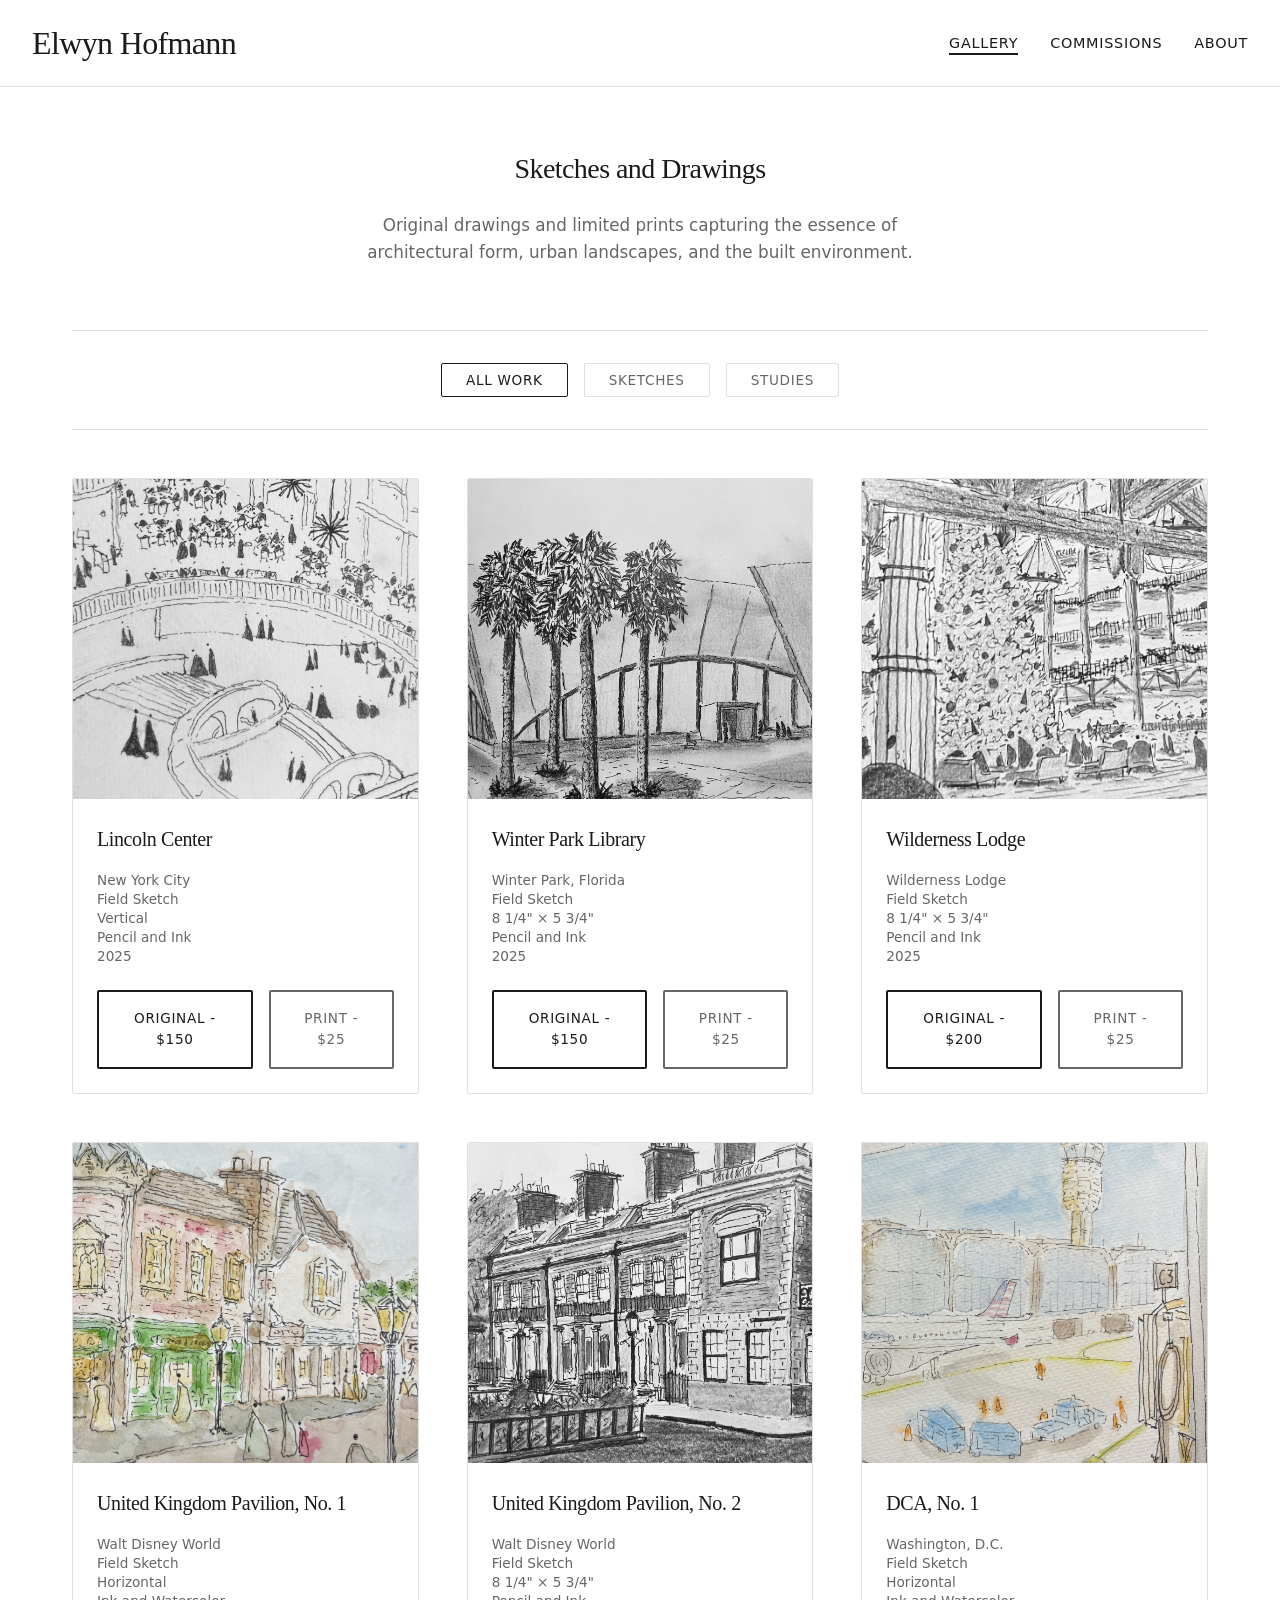
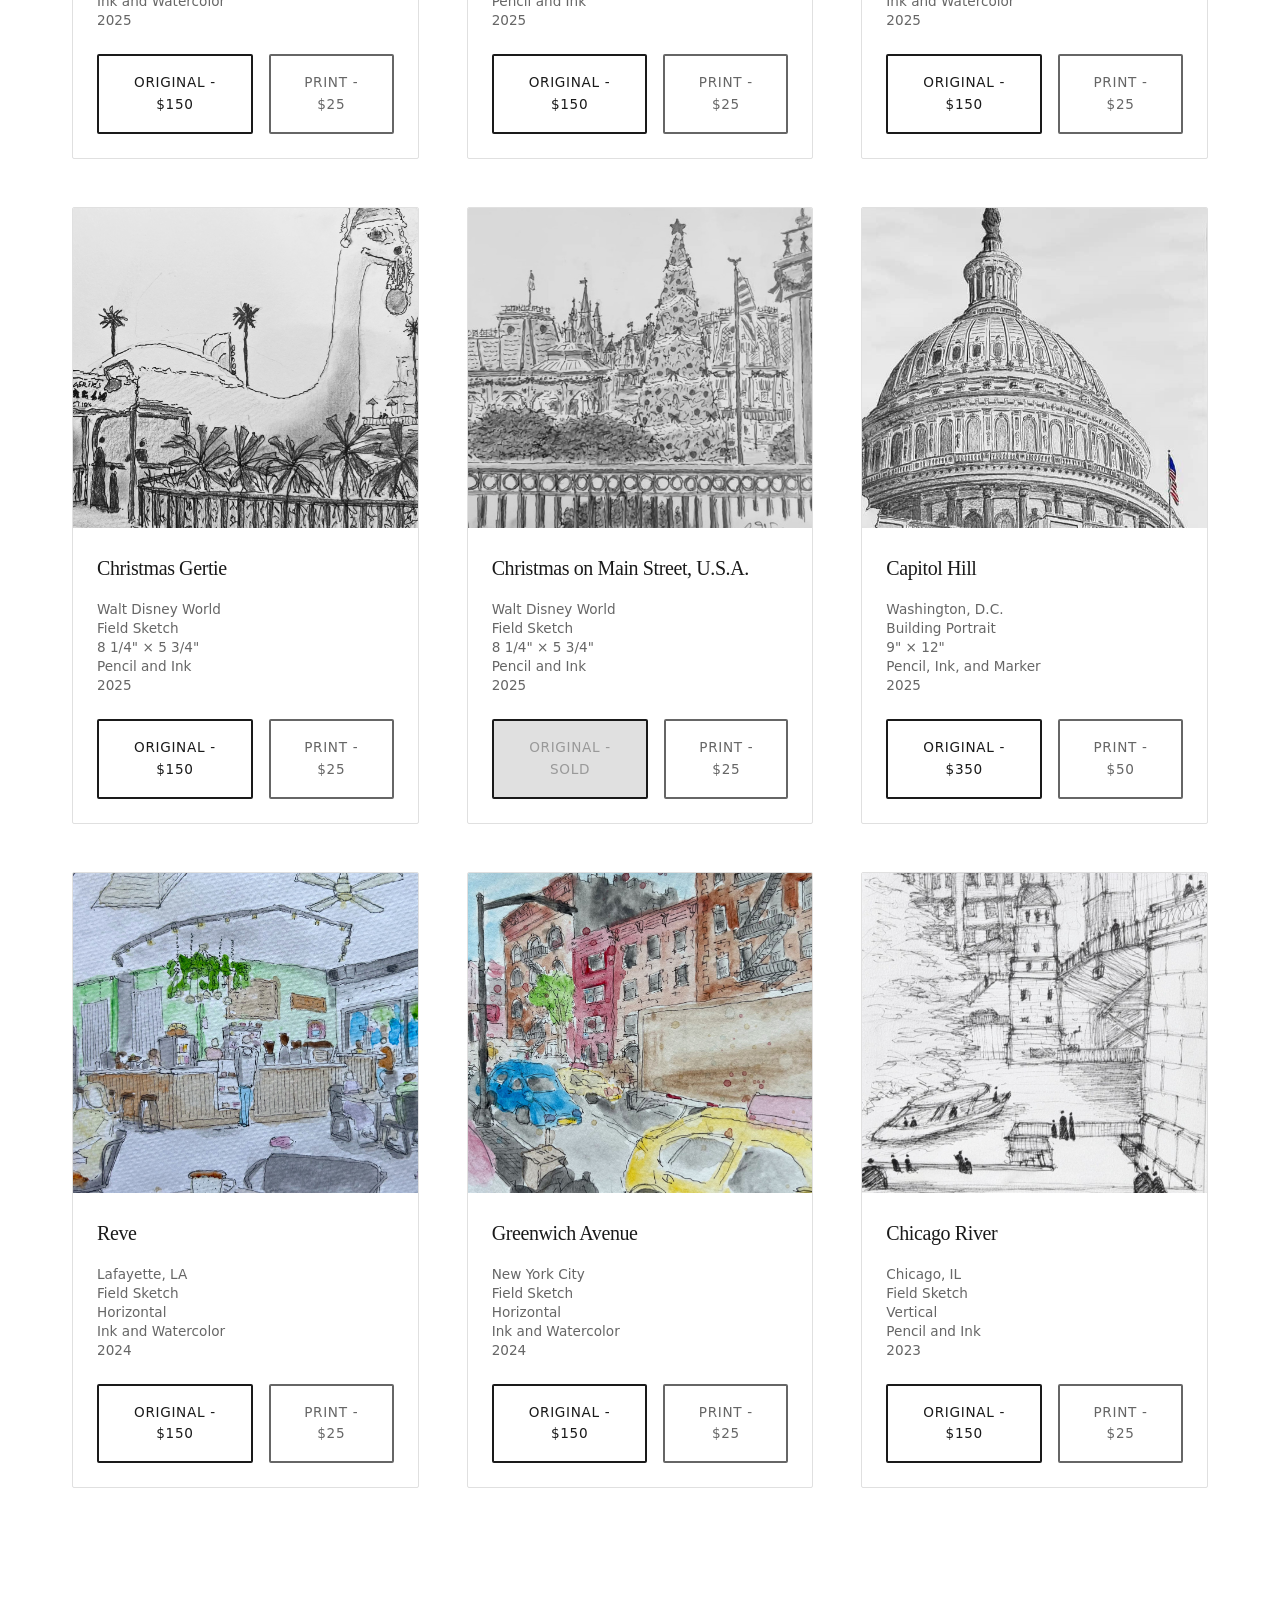
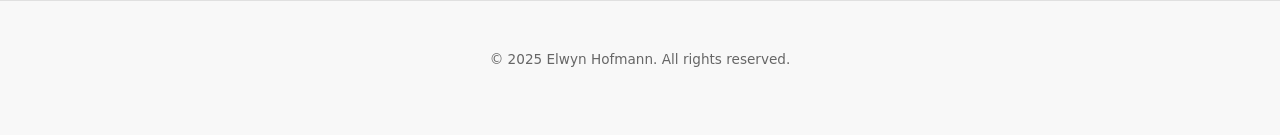
<file: index.html>
<!DOCTYPE html>
<html lang="en">
<head>
    <meta charset="UTF-8">
    <meta name="viewport" content="width=device-width, initial-scale=1.0">
    <title>Elwyn Hofmann - Architectural Art & Sketches</title>
    <meta name="description" content="Original architectural sketches and detailed drawings. Field sketches, commissioned work, and limited prints.">
    <link rel="stylesheet" href="css/style.css">
</head>
<body>
    <header>
        <nav>
            <div class="nav-container">
                <div class="logo">
                    <h1><a href="index.html">Elwyn Hofmann</a></h1>
                </div>
                <ul class="nav-menu">
                    <li><a href="index.html" class="active">Gallery</a></li>
                    <li><a href="commissions.html">Commissions</a></li>
                    <li><a href="about.html">About</a></li>
                </ul>
            </div>
        </nav>
    </header>

    <main>
        <section class="hero">
            <h2>Sketches and Drawings</h2>
            <p>Original drawings and limited prints capturing the essence of architectural form, urban landscapes, and the built environment.</p>
        </section>

        <section class="gallery-filters">
            <div class="filter-controls">
                <button class="filter-btn active" data-filter="all">All Work</button>
                <button class="filter-btn" data-filter="sketches">Sketches</button>
                <button class="filter-btn" data-filter="studies">Studies</button>
            </div>
        </section>

        <section class="gallery">
            <div class="artwork-grid">
                <!-- 2025 ARTWORK -->
                
                <!-- Lincoln Center -->
                <div class="artwork-item" data-category="sketches">
                    <div class="image-container">
                        <img src="images/artwork/thumbs/lincoln-center-thumb.jpg" 
                             alt="Lincoln Center architectural sketch from New York City" 
                             loading="lazy" 
                             data-title="Lincoln Center" 
                             data-info="New York City • Field Sketch • Vertical • Pencil and Ink • 2025"
                             data-full-image="images/artwork/full/lincoln-center-full.jpg">
                    </div>
                    <div class="artwork-details">
                        <div class="artwork-header">
                            <h3>Lincoln Center</h3>
                        </div>
                        <p class="artwork-info">New York City<br>Field Sketch<br>Vertical<br>Pencil and Ink<br>2025</p>
                        <div class="pricing">
                            <a href="https://buy.stripe.com/28EdR83Q19391OqaOWaAw00" class="btn-primary">
                                Original - $150
                            </a>
                            <a href="https://buy.stripe.com/9B64gy1HT4MTdx84qyaAw01" class="btn-secondary">
                                Print - $25
                            </a>
                        </div>
                    </div>
                </div>

                <!-- Winter Park Library -->
                <div class="artwork-item" data-category="sketches">
                    <div class="image-container">
                        <img src="images/artwork/thumbs/winter-park-library-thumb.jpg" 
                             alt="Winter Park Library sketch from Winter Park, Florida" 
                             loading="lazy" 
                             data-title="Winter Park Library" 
                             data-info="Winter Park, Florida • Field Sketch • Horizontal • Pencil and Ink • 2025"
                             data-full-image="images/artwork/full/winter-park-library-full.jpg">
                    </div>
                    <div class="artwork-details">
                        <div class="artwork-header">
                            <h3>Winter Park Library</h3>
                        </div>
                        <p class="artwork-info">Winter Park, Florida<br>Field Sketch<br>8 1/4" × 5 3/4"<br>Pencil and Ink<br>2025</p>
                        <div class="pricing">
                            <a href="https://buy.stripe.com/aFacN40DP0wD1Oq3muaAw0n" class="btn-primary">
                                Original - $150
                            </a>
                            <a href="https://buy.stripe.com/8x24gy72d3IPeBc0aiaAw0o" class="btn-secondary">
                                Print - $25
                            </a>
                        </div>
                    </div>
                </div>

                <!-- Wilderness Lodge -->
                <div class="artwork-item" data-category="sketches">
                    <div class="image-container">
                        <img src="images/artwork/thumbs/wilderness-lodge-thumb.jpg" 
                             alt="Wilderness Lodge sketch of lobby during Christmas" 
                             loading="lazy" 
                             data-title="Wilderness Lodge" 
                             data-info="Wilderness Lodge • Field Sketch • Horizontal • Pencil and Ink • 2025"
                             data-full-image="images/artwork/full/wilderness-lodge-full.jpg">
                    </div>
                    <div class="artwork-details">
                        <div class="artwork-header">
                            <h3>Wilderness Lodge</h3>
                        </div>
                        <p class="artwork-info">Wilderness Lodge<br>Field Sketch<br>8 1/4" × 5 3/4"<br>Pencil and Ink<br>2025</p>
                        <div class="pricing">
                            <a href="https://buy.stripe.com/4gMbJ0cmxfrx1Oq0aiaAw05" class="btn-primary">
                                Original - $200
                            </a>
                            <a href="https://buy.stripe.com/dRm9AScmx2ELeBc3muaAw04" class="btn-secondary">
                                Print - $25
                            </a>
                        </div>
                    </div>
                </div>
                
                <!-- United Kingdom Pavilion, No. 1 -->
                <div class="artwork-item" data-category="sketches">
                    <div class="image-container">
                        <img src="images/artwork/thumbs/uk-pavilion-1-thumb.jpg" 
                             alt="United Kingdom Pavilion sketch No. 1 from Walt Disney World" 
                             loading="lazy" 
                             data-title="United Kingdom Pavilion, No. 1" 
                             data-info="Walt Disney World • Field Sketch • Horizontal • Ink and Watercolor • 2025"
                             data-full-image="images/artwork/full/uk-pavilion-1-full.jpg">
                    </div>
                    <div class="artwork-details">
                        <div class="artwork-header">
                            <h3>United Kingdom Pavilion, No. 1</h3>
                        </div>
                        <p class="artwork-info">Walt Disney World<br>Field Sketch<br>Horizontal<br>Ink and Watercolor<br>2025</p>
                        <div class="pricing">
                            <a href="https://buy.stripe.com/9B6aEW0DP1AHct43muaAw06" class="btn-primary">
                                Original - $150
                            </a>
                            <a href="https://buy.stripe.com/28EaEWbit2EL2Su2iqaAw07" class="btn-secondary">
                                Print - $25
                            </a>
                        </div>
                    </div>
                </div>

                <!-- United Kingdom Pavilion, No. 2 -->
                <div class="artwork-item" data-category="sketches">
                    <div class="image-container">
                        <img src="images/artwork/thumbs/uk-pavilion-2-thumb.jpg" 
                             alt="United Kingdom Pavilion sketch No. 2 from Walt Disney World" 
                             loading="lazy" 
                             data-title="United Kingdom Pavilion, No. 2" 
                             data-info="Walt Disney World • Field Sketch • Horizontal • Pencil and Ink • 2025"
                             data-full-image="images/artwork/full/uk-pavilion-2-full.jpg">
                    </div>
                    <div class="artwork-details">
                        <div class="artwork-header">
                            <h3>United Kingdom Pavilion, No. 2</h3>
                        </div>
                        <p class="artwork-info">Walt Disney World<br>Field Sketch<br>8 1/4" × 5 3/4"<br>Pencil and Ink<br>2025</p>
                        <div class="pricing">
                            <a href="https://buy.stripe.com/5kQ9AS2LX0wDfFgg9gaAw09" class="btn-primary">
                                Original - $150
                            </a>
                            <a href="https://buy.stripe.com/aFa8wO5Y93IPeBcf5caAw08" class="btn-secondary">
                                Print - $25
                            </a>
                        </div>
                    </div>
                </div>

                <!-- DCA, No. 1 -->
                <div class="artwork-item" data-category="sketches">
                    <div class="image-container">
                        <img src="images/artwork/thumbs/dca-1-thumb.jpg" 
                             alt="DCA No. 1 sketch from Washington, D.C." 
                             loading="lazy" 
                             data-title="DCA, No. 1" 
                             data-info="Washington, D.C. • Field Sketch • Horizontal • Ink and Watercolor • 2025"
                             data-full-image="images/artwork/full/dca-1-full.jpg">
                    </div>
                    <div class="artwork-details">
                        <div class="artwork-header">
                            <h3>DCA, No. 1</h3>
                        </div>
                        <p class="artwork-info">Washington, D.C.<br>Field Sketch<br>Horizontal<br>Ink and Watercolor<br>2025</p>
                        <div class="pricing">
                            <a href="https://buy.stripe.com/8x2eVc5Y91AH64G9KSaAw0b" class="btn-primary">
                                Original - $150
                            </a>
                            <a href="https://buy.stripe.com/cNi00igCN2EL78KcX4aAw0a" class="btn-secondary">
                                Print - $25
                            </a>
                        </div>
                    </div>
                </div>

                <!-- Christmas Gertie -->
                <div class="artwork-item" data-category="sketches">
                    <div class="image-container">
                        <img src="images/artwork/thumbs/christmas-gertie-thumb.jpg" 
                             alt="Christmas Gertie sketch from Walt Disney World" 
                             loading="lazy" 
                             data-title="Christmas Gertie" 
                             data-info="Walt Disney World • Field Sketch • Horizontal • Pencil and Ink • 2025"
                             data-full-image="images/artwork/full/christmas-gertie-full.jpg">
                    </div>
                    <div class="artwork-details">
                        <div class="artwork-header">
                            <h3>Christmas Gertie</h3>
                        </div>
                        <p class="artwork-info">Walt Disney World<br>Field Sketch<br>8 1/4" × 5 3/4"<br>Pencil and Ink<br>2025</p>
                        <div class="pricing">
                            <a href="https://buy.stripe.com/28E00i72dbbhgJkbT0aAw0h" class="btn-primary">
                                Original - $150
                            </a>
                            <a href="https://buy.stripe.com/8x214mfyJbbh8cO0aiaAw0g" class="btn-secondary">
                                Print - $25
                            </a>
                        </div>
                    </div>
                </div>

                <!-- Christmas on Main Street, U.S.A. -->
                <div class="artwork-item" data-category="sketches">
                    <div class="image-container">
                        <img src="images/artwork/thumbs/christmas-main-street-thumb.jpg" 
                             alt="Christmas on Main Street, U.S.A. sketch from Walt Disney World" 
                             loading="lazy" 
                             data-title="Christmas on Main Street, U.S.A." 
                             data-info="Walt Disney World • Field Sketch • Horizontal • Pencil and Ink • 2025"
                             data-full-image="images/artwork/full/christmas-main-street-full.jpg">
                    </div>
                    <div class="artwork-details">
                        <div class="artwork-header">
                            <h3>Christmas on Main Street, U.S.A.</h3>
                        </div>
                        <p class="artwork-info">Walt Disney World<br>Field Sketch<br>8 1/4" × 5 3/4"<br>Pencil and Ink<br>2025</p>
                        <div class="pricing">
                            <div class="btn-primary" style="background: #e0e0e0; color: #999; cursor: not-allowed; pointer-events: none;">
                                Original - SOLD
                            </div>
                            <a href="https://buy.stripe.com/5kQfZgdqB1AH78K7CKaAw0i" class="btn-secondary">
                                Print - $25
                            </a>
                        </div>
                    </div>
                </div>

                <!-- Capitol Hill -->
                <div class="artwork-item" data-category="studies">
                    <div class="image-container">
                        <img src="images/artwork/thumbs/capitol-hill-study-thumb.jpg" 
                             alt="Capitol Hill high-quality drawing from Washington, D.C." 
                             loading="lazy" 
                             data-title="Capitol Hill" 
                             data-info="Washington, D.C. • Building Portrait • 9&quot; × 12&quot; • Pencil, Ink, and Marker • 2025"
                             data-full-image="images/artwork/full/capitol-hill-study-full.jpg">
                    </div>
                    <div class="artwork-details">
                        <div class="artwork-header">
                            <h3>Capitol Hill</h3>
                        </div>
                        <p class="artwork-info">Washington, D.C.<br>Building Portrait<br>9" × 12"<br>Pencil, Ink, and Marker<br>2025</p>
                        <div class="pricing">
                            <a href="https://buy.stripe.com/6oU8wOeuF6V164G5uCaAw02" class="btn-primary">
                                Original - $350
                            </a>
                            <a href="https://buy.stripe.com/4gM00ibitfrx50CaOWaAw03" class="btn-secondary">
                                Print - $50
                            </a>
                        </div>
                    </div>
                </div>

                <!-- 2024 ARTWORK -->

                <!-- Reve -->
                <div class="artwork-item" data-category="sketches">
                    <div class="image-container">
                        <img src="images/artwork/thumbs/reve-thumb.jpg" 
                             alt="Reve cafe sketch from Lafayette, Louisiana" 
                             loading="lazy" 
                             data-title="Reve" 
                             data-info="Lafayette, LA • Field Sketch • Horizontal • Ink and Watercolor • 2024"
                             data-full-image="images/artwork/full/reve-full.jpg">
                    </div>
                    <div class="artwork-details">
                        <div class="artwork-header">
                            <h3>Reve</h3>
                        </div>
                        <p class="artwork-info">Lafayette, LA<br>Field Sketch<br>Horizontal<br>Ink and Watercolor<br>2024</p>
                        <div class="pricing">
                            <a href="https://buy.stripe.com/dRm6oG4U5bbh78KbT0aAw0u" class="btn-primary">
                                Original - $150
                            </a>
                            <a href="https://buy.stripe.com/8x2aEW3Q10wD78Kg9gaAw0t" class="btn-secondary">
                                Print - $25
                            </a>
                        </div>
                    </div>
                </div>

                <!-- Greenwich Avenue -->
                <div class="artwork-item" data-category="sketches">
                    <div class="image-container">
                        <img src="images/artwork/thumbs/greenwich-ave-thumb.jpg" 
                             alt="Greenwich Avenue street scene sketch from New York City" 
                             loading="lazy" 
                             data-title="Greenwich Avenue" 
                             data-info="New York City • Field Sketch • Horizontal • Ink and Watercolor • 2024"
                             data-full-image="images/artwork/full/greenwich-ave-full.jpg">
                    </div>
                    <div class="artwork-details">
                        <div class="artwork-header">
                            <h3>Greenwich Avenue</h3>
                        </div>
                        <p class="artwork-info">New York City<br>Field Sketch<br>Horizontal<br>Ink and Watercolor<br>2024</p>
                        <div class="pricing">
                            <a href="https://buy.stripe.com/eVq9AS1HT6V1akW8GOaAw0w" class="btn-primary">
                                Original - $150
                            </a>
                            <a href="https://buy.stripe.com/dRmdR8fyJ6V178K4qyaAw0v" class="btn-secondary">
                                Print - $25
                            </a>
                        </div>
                    </div>
                </div>

                <!-- 2023 ARTWORK -->
                
                <!-- Chicago River -->
                <div class="artwork-item" data-category="sketches">
                    <div class="image-container">
                        <img src="images/artwork/thumbs/chicago-river-thumb.jpg" 
                             alt="Chicago River architectural sketch from Illinois" 
                             loading="lazy" 
                             data-title="Chicago River" 
                             data-info="Chicago, IL • Field Sketch • Vertical • Pencil and Ink • 2023"
                             data-full-image="images/artwork/full/chicago-river-full.jpg">
                    </div>
                    <div class="artwork-details">
                        <div class="artwork-header">
                            <h3>Chicago River</h3>
                        </div>
                        <p class="artwork-info">Chicago, IL<br>Field Sketch<br>Vertical<br>Pencil and Ink<br>2023</p>
                        <div class="pricing">
                            <a href="https://buy.stripe.com/28EaEW5Y9bbh9gSaOWaAw0y" class="btn-primary">
                                Original - $150
                            </a>
                            <a href="https://buy.stripe.com/3cI14meuFdjp1Oqg9gaAw0x" class="btn-secondary">
                                Print - $25
                            </a>
                        </div>
                    </div>
                </div>

            </div>
        </section>
    </main>

    <footer>
        <p>&copy; 2025 Elwyn Hofmann. All rights reserved.</p>
    </footer>

    <!-- Lightbox Modal -->
    <div id="lightbox" class="lightbox">
        <span class="lightbox-close">&times;</span>
        <img class="lightbox-content" id="lightbox-image">
        <div class="lightbox-info" id="lightbox-info"></div>
    </div>

    <script src="js/main.js"></script>
</body>
</html>
</file>
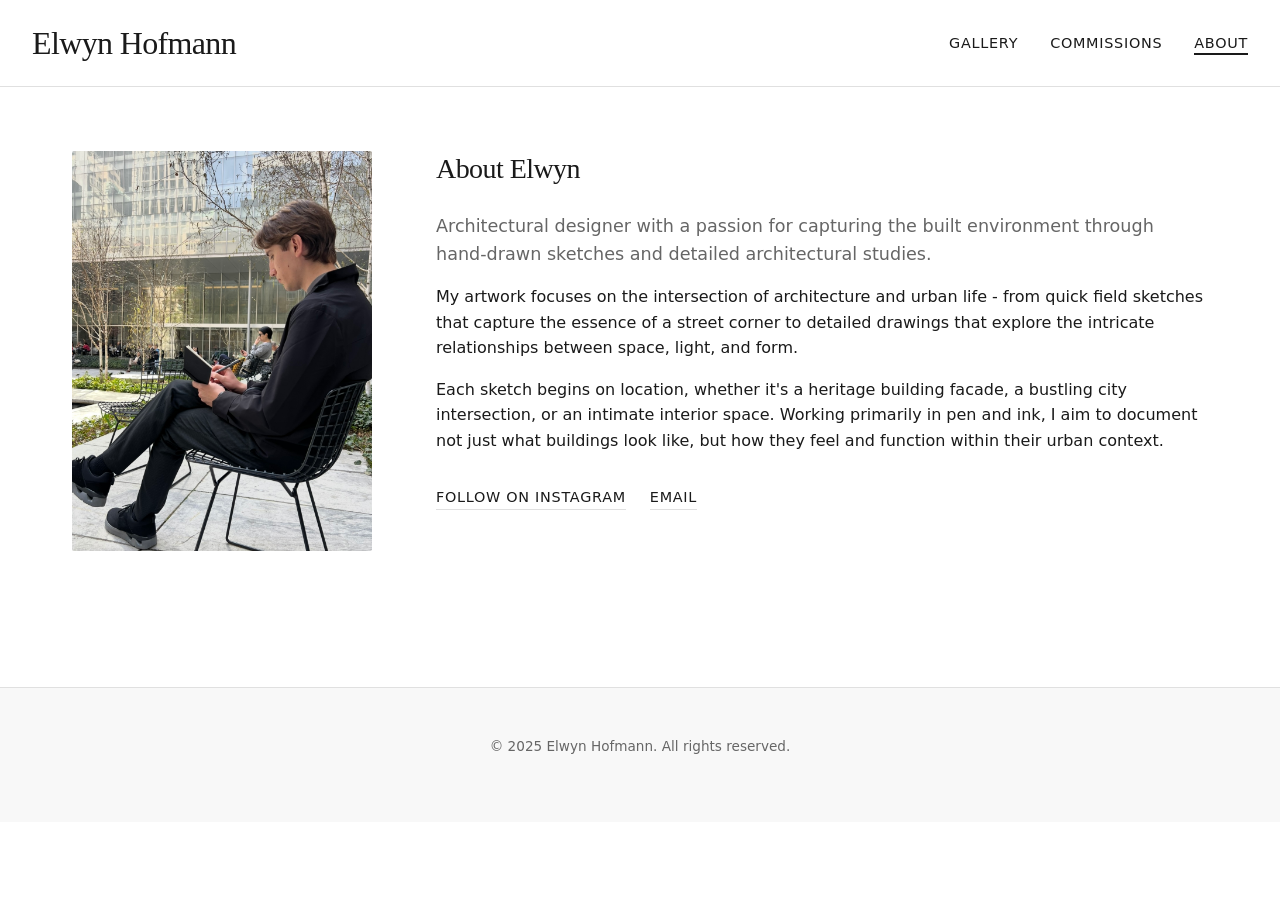
<file: about.html>
<!DOCTYPE html>
<html lang="en">
<head>
    <meta charset="UTF-8">
    <meta name="viewport" content="width=device-width, initial-scale=1.0">
    <title>About - Elwyn Hofmann</title>
    <meta name="description" content="Architectural designer and artist specializing in field sketches and detailed architectural drawings.">
    <link rel="stylesheet" href="css/style.css">
</head>
<body>
    <header>
        <nav>
            <div class="nav-container">
                <div class="logo">
                    <h1><a href="index.html">Elwyn Hofmann</a></h1>
                </div>
                <ul class="nav-menu">
                    <li><a href="index.html">Gallery</a></li>
                    <li><a href="commissions.html">Commissions</a></li>
                    <li><a href="about.html" class="active">About</a></li>
                </ul>
            </div>
        </nav>
    </header>

    <main>
        <section class="about-hero">
            <div class="about-content">
                <div class="about-image">
                    <img src="images/IMG_7720.jpg" alt="Elwyn H. sketching on location" loading="lazy">
                </div>
                <div class="about-text">
                    <h2>About Elwyn</h2>
                    <p class="intro">Architectural designer with a passion for capturing the built environment through hand-drawn sketches and detailed architectural studies.</p>
                    
                    <p>My artwork focuses on the intersection of architecture and urban life - from quick field sketches that capture the essence of a street corner to detailed drawings that explore the intricate relationships between space, light, and form.</p>
                    
                    <p>Each sketch begins on location, whether it's a heritage building facade, a bustling city intersection, or an intimate interior space. Working primarily in pen and ink, I aim to document not just what buildings look like, but how they feel and function within their urban context.</p>
                    
                    <div class="social-links">
                        <a href="https://instagram.com/elwynh.art" target="_blank" rel="noopener">Follow on Instagram</a>
                        <a href="mailto:elwynchofmann@gmail.com">Email</a>
                    </div>
                </div>
            </div>
        </section>
    </main>

    <footer>
        <p>&copy; 2025 Elwyn Hofmann. All rights reserved.</p>
    </footer>
</body>
</html>
</file>
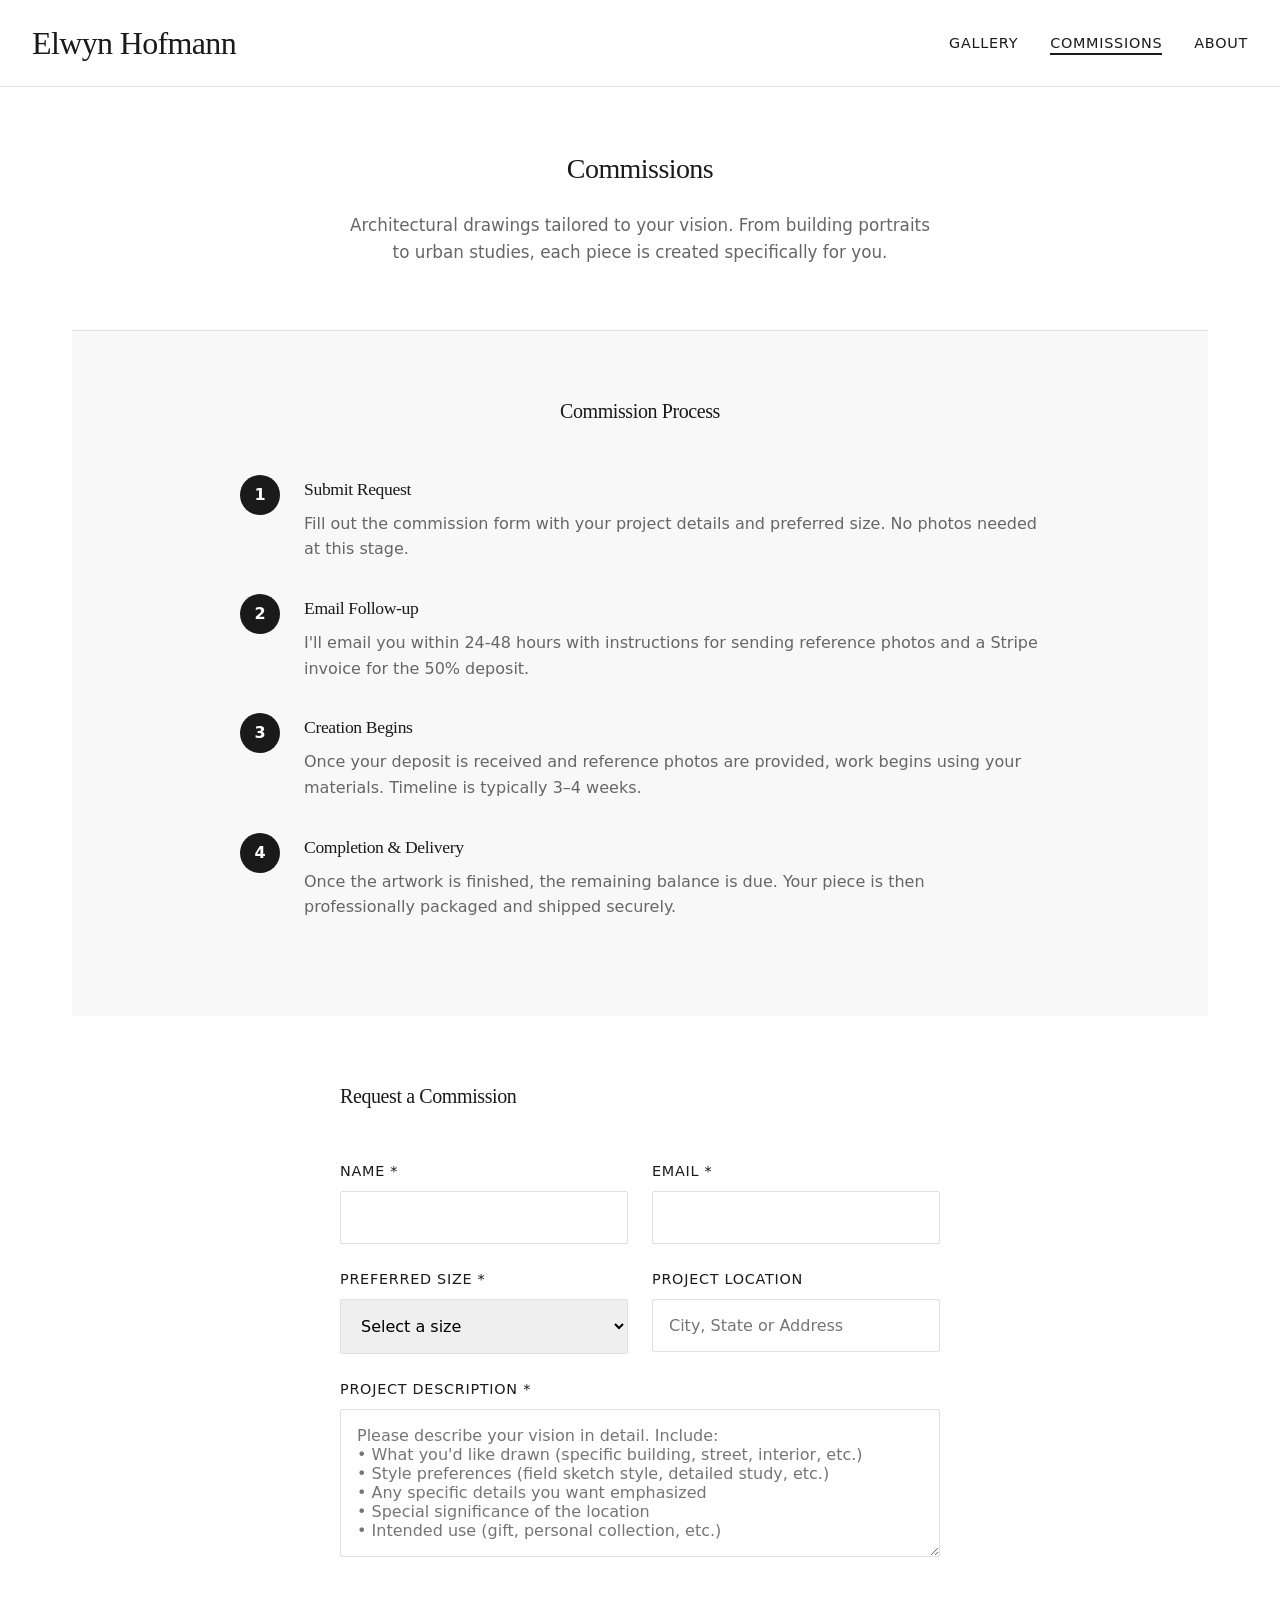
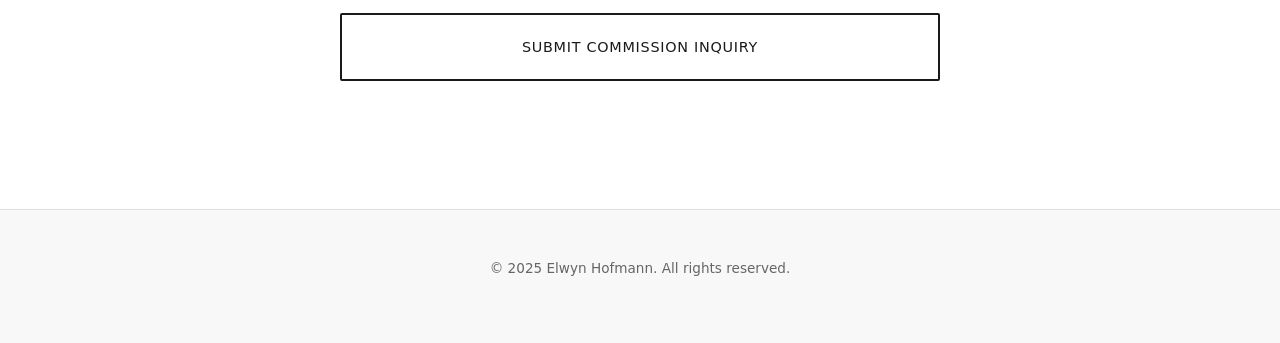
<file: commissions.html>
<!DOCTYPE html>
<html lang="en">
<head>
    <meta charset="UTF-8">
    <meta name="viewport" content="width=device-width, initial-scale=1.0">
    <title>Commissions - Elwyn Hofmann</title>
    <meta name="description" content="Commission custom architectural drawings and sketches. Building portraits, urban studies, and interior drawings.">
    <link rel="stylesheet" href="css/style.css">
</head>
<body>
    <header>
        <nav>
            <div class="nav-container">
                <div class="logo">
                    <h1><a href="index.html">Elwyn Hofmann</a></h1>
                </div>
                <ul class="nav-menu">
                    <li><a href="index.html">Gallery</a></li>
                    <li><a href="commissions.html" class="active">Commissions</a></li>
                    <li><a href="about.html">About</a></li>
                </ul>
            </div>
        </nav>
    </header>

    <main>
        <section class="page-hero">
            <h2>Commissions</h2>
            <p>Architectural drawings tailored to your vision. From building portraits to urban studies, each piece is created specifically for you.</p>
        </section>

        <section class="process-timeline">
            <h3>Commission Process</h3>
            <div class="timeline">
                <div class="timeline-item">
                    <div class="timeline-number">1</div>
                    <div class="timeline-content">
                        <h4>Submit Request</h4>
                        <p>Fill out the commission form with your project details and preferred size. No photos needed at this stage.</p>
                    </div>
                </div>
                <div class="timeline-item">
                    <div class="timeline-number">2</div>
                    <div class="timeline-content">
                        <h4>Email Follow-up</h4>
                        <p>I'll email you within 24-48 hours with instructions for sending reference photos and a Stripe invoice for the 50% deposit.</p>
                    </div>
                </div>
                <div class="timeline-item">
                    <div class="timeline-number">3</div>
                    <div class="timeline-content">
                        <h4>Creation Begins</h4>
                        <p>Once your deposit is received and reference photos are provided, work begins using your materials. Timeline is typically 3–4 weeks.</p>
                    </div>
                </div>
                <div class="timeline-item">
                    <div class="timeline-number">4</div>
                    <div class="timeline-content">
                        <h4>Completion & Delivery</h4>
                        <p>Once the artwork is finished, the remaining balance is due. Your piece is then professionally packaged and shipped securely.</p>
                    </div>
                </div>
            </div>
        </section>

        <section class="commission-form-section">
            <div class="form-container">
                <h3>Request a Commission</h3>
                <form id="commission-form" class="commission-form" action="https://formspree.io/f/mrbnkrra" method="POST">
                    <div class="form-row">
                        <div class="form-group">
                            <label for="name">Name *</label>
                            <input type="text" id="name" name="name" required>
                        </div>
                        <div class="form-group">
                            <label for="email">Email *</label>
                            <input type="email" id="email" name="email" required>
                        </div>
                    </div>

                    <div class="form-row">
                        <div class="form-group">
                            <label for="size">Preferred Size *</label>
                            <select id="size" name="size" required>
                                <option value="">Select a size</option>
                                <option value="9x12">9" × 12" - $300</option>
                                <option value="11x14">11" × 14" - $350</option>
                                <option value="16x20">16" × 20" - $400</option>
                                <option value="custom">Custom Size (discuss pricing)</option>
                            </select>
                        </div>
                        <div class="form-group">
                            <label for="location">Project Location</label>
                            <input type="text" id="location" name="location" placeholder="City, State or Address">
                        </div>
                    </div>



                    <div class="form-group">
                        <label for="description">Project Description *</label>
                        <textarea id="description" name="description" rows="6" required
                            placeholder="Please describe your vision in detail. Include:
• What you'd like drawn (specific building, street, interior, etc.)
• Style preferences (field sketch style, detailed study, etc.)
• Any specific details you want emphasized
• Special significance of the location
• Intended use (gift, personal collection, etc.)"></textarea>
                    </div>

                    <!-- Hidden fields for better email formatting -->
                    <input type="hidden" name="_subject" value="New Commission Inquiry - Reference Photo Instructions Needed">
                    <input type="hidden" name="_next" value="https://elwynh.com/commissions.html#success">
                    <input type="hidden" name="_cc" value="">
                    
                    <button type="submit" class="btn-primary btn-large">Submit Commission Inquiry</button>
                </form>

                <div id="form-success" style="display: none;" class="success-message">
                    <h3>Thank You!</h3>
                    <p>Your commission inquiry has been received successfully.</p>
                    <p><strong>I'll email you within 24-48 hours with:</strong></p>
                    <ul style="text-align: left; margin: 1rem 0;">
                        <li>Instructions for sending reference photos</li>
                        <li>Stripe invoice for the 50% deposit</li>
                        <li>Confirmed timeline for your project</li>
                    </ul>
                    <p>Please check your email for next steps.</p>
                </div>
            </div>
        </section>
    </main>

    <footer>
        <p>&copy; 2025 Elwyn Hofmann. All rights reserved.</p>
    </footer>

    <script src="js/main.js"></script>
</body>
</html>
</file>
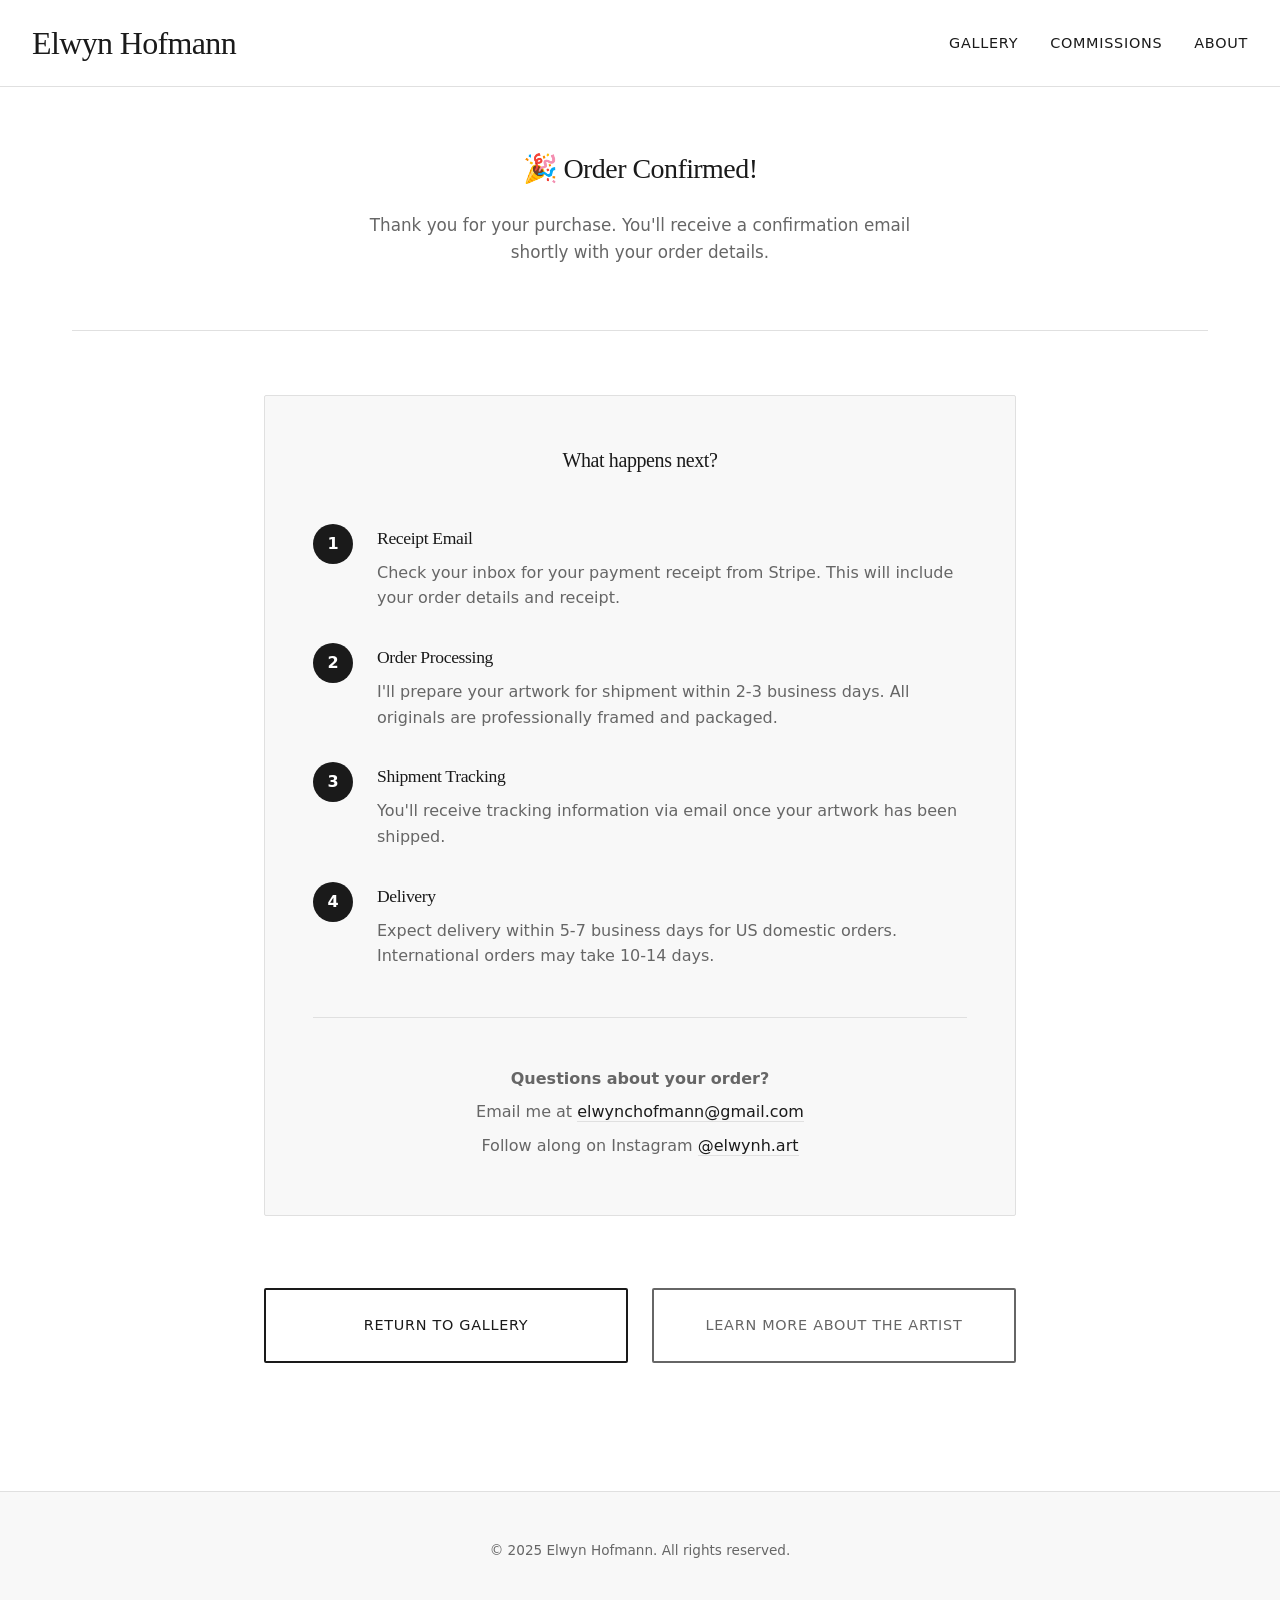
<file: success.html>
<!DOCTYPE html>
<html lang="en">
<head>
    <meta charset="UTF-8">
    <meta name="viewport" content="width=device-width, initial-scale=1.0">
    <title>Order Confirmed - Elwyn Hofmann</title>
    <meta name="description" content="Your order has been confirmed. Thank you for your purchase!">
    <link rel="stylesheet" href="css/style.css">
</head>
<body>
    <header>
        <nav>
            <div class="nav-container">
                <div class="logo">
                    <h1><a href="index">Elwyn Hofmann</a></h1>
                </div>
                <ul class="nav-menu">
                    <li><a href="index.html">Gallery</a></li>
                    <li><a href="commissions.html">Commissions</a></li>
                    <li><a href="about.html">About</a></li>
                </ul>
            </div>
        </nav>
    </header>

    <main>
        <section class="page-hero">
            <h2>🎉 Order Confirmed!</h2>
            <p>Thank you for your purchase. You'll receive a confirmation email shortly with your order details.</p>
        </section>

        <section class="success-content">
            <div class="success-card">
                <h3>What happens next?</h3>
                <div class="timeline">
                    <div class="timeline-item">
                        <div class="timeline-number">1</div>
                        <div class="timeline-content">
                            <h4>Receipt Email</h4>
                            <p>Check your inbox for your payment receipt from Stripe. This will include your order details and receipt.</p>
                        </div>
                    </div>
                    <div class="timeline-item">
                        <div class="timeline-number">2</div>
                        <div class="timeline-content">
                            <h4>Order Processing</h4>
                            <p>I'll prepare your artwork for shipment within 2-3 business days. All originals are professionally framed and packaged.</p>
                        </div>
                    </div>
                    <div class="timeline-item">
                        <div class="timeline-number">3</div>
                        <div class="timeline-content">
                            <h4>Shipment Tracking</h4>
                            <p>You'll receive tracking information via email once your artwork has been shipped.</p>
                        </div>
                    </div>
                    <div class="timeline-item">
                        <div class="timeline-number">4</div>
                        <div class="timeline-content">
                            <h4>Delivery</h4>
                            <p>Expect delivery within 5-7 business days for US domestic orders. International orders may take 10-14 days.</p>
                        </div>
                    </div>
                </div>
                
                <div class="contact-info">
                    <p><strong>Questions about your order?</strong></p>
                    <p>Email me at <a href="mailto:elwynchofmann@gmail.com">elwynchofmann@gmail.com</a></p>
                    <p>Follow along on Instagram <a href="https://instagram.com/elwynh.art" target="_blank" rel="noopener">@elwynh.art</a></p>
                </div>
            </div>

            <div class="action-buttons">
                <a href="index.html" class="btn-primary btn-large">Return to Gallery</a>
                <a href="about.html" class="btn-secondary btn-large">Learn More About the Artist</a>
            </div>
        </section>
    </main>

    <footer>
        <p>&copy; 2025 Elwyn Hofmann. All rights reserved.</p>
    </footer>

    <style>
        /* Additional styles for success page */
        .success-content {
            max-width: 800px;
            margin: 0 auto;
            padding: var(--spacing-xxl) var(--spacing-md);
        }
        
        .success-card {
            background: var(--light-gray);
            padding: var(--spacing-xl);
            border-radius: var(--border-radius);
            border: 1px solid var(--border-gray);
            margin-bottom: var(--spacing-xl);
        }
        
        .success-card h3 {
            text-align: center;
            margin-bottom: var(--spacing-xl);
        }
        
        .contact-info {
            margin-top: var(--spacing-xl);
            padding-top: var(--spacing-xl);
            border-top: 1px solid var(--border-gray);
            text-align: center;
        }
        
        .contact-info p {
            margin-bottom: var(--spacing-xs);
            color: var(--medium-gray);
        }
        
        .contact-info a {
            color: var(--primary-black);
            text-decoration: none;
            border-bottom: 1px solid var(--border-gray);
        }
        
        .contact-info a:hover {
            border-bottom-color: var(--primary-black);
        }
        
        .action-buttons {
            display: flex;
            flex-direction: column;
            gap: var(--spacing-md);
            max-width: 400px;
            margin: 0 auto;
        }
        
        @media (min-width: 768px) {
            .action-buttons {
                flex-direction: row;
                max-width: 100%;
            }
            
            .action-buttons .btn-large {
                flex: 1;
            }
        }
    </style>
</body>
</html>
</file>
<file: css/style.css>
/* Reset and Base Styles */
* {
    margin: 0;
    padding: 0;
    box-sizing: border-box;
}

:root {
    --primary-black: #1a1a1a;
    --soft-black: #2a2a2a;
    --medium-gray: #666;
    --light-gray: #f8f8f8;
    --border-gray: #e0e0e0;
    --accent-hover: #333;
    
    --font-primary: -apple-system, BlinkMacSystemFont, 'Segoe UI', system-ui, sans-serif;
    --font-serif: Georgia, 'Times New Roman', serif;
    
    --spacing-xs: 0.5rem;
    --spacing-sm: 1rem;
    --spacing-md: 1.5rem;
    --spacing-lg: 2rem;
    --spacing-xl: 3rem;
    --spacing-xxl: 4rem;
    
    --border-radius: 2px;
    --transition: all 0.2s ease;
    --shadow: 0 4px 20px rgba(0,0,0,0.1);
    --shadow-hover: 0 8px 30px rgba(0,0,0,0.15);
}

body {
    font-family: var(--font-primary);
    line-height: 1.6;
    color: var(--primary-black);
    background: white;
}

/* Typography */
h1, h2, h3, h4 {
    font-family: var(--font-serif);
    font-weight: normal;
    letter-spacing: -0.02em;
}

h1 { font-size: 1.75rem; line-height: 1.2; }
h2 { font-size: 1.5rem; margin-bottom: var(--spacing-md); line-height: 1.3; }
h3 { font-size: 1.25rem; margin-bottom: var(--spacing-sm); }
h4 { font-size: 1.1rem; margin-bottom: var(--spacing-xs); }

p {
    margin-bottom: var(--spacing-sm);
}

.intro {
    font-size: 1.1rem;
    color: var(--medium-gray);
    font-weight: 400;
}

/* Navigation */
.nav-container {
    display: flex;
    justify-content: space-between;
    align-items: center;
    padding: var(--spacing-sm) var(--spacing-md);
    border-bottom: 1px solid var(--border-gray);
    background: white;
}

.logo a {
    text-decoration: none;
    color: var(--primary-black);
}

.nav-menu {
    display: flex;
    list-style: none;
    gap: var(--spacing-lg);
}

.nav-menu a {
    text-decoration: none;
    color: var(--primary-black);
    font-size: 0.9rem;
    text-transform: uppercase;
    letter-spacing: 0.05em;
    transition: var(--transition);
    border-bottom: 2px solid transparent;
    padding-bottom: 2px;
}

.nav-menu a:hover,
.nav-menu a.active {
    border-bottom-color: var(--primary-black);
}

/* Layout */
main {
    max-width: 1200px;
    margin: 0 auto;
    padding: 0 var(--spacing-md);
}

/* Hero Sections */
.hero, .page-hero {
    text-align: center;
    padding: var(--spacing-xxl) 0;
    border-bottom: 1px solid var(--border-gray);
}

.hero p, .page-hero p {
    color: var(--medium-gray);
    max-width: 600px;
    margin: var(--spacing-md) auto 0;
    font-size: 1.05rem;
}

/* Gallery Filters */
.gallery-filters {
    padding: var(--spacing-lg) 0;
    border-bottom: 1px solid var(--border-gray);
}

.filter-controls {
    display: flex;
    justify-content: center;
    gap: var(--spacing-sm);
    flex-wrap: wrap;
}

.filter-btn {
    padding: var(--spacing-xs) var(--spacing-md);
    border: 1px solid var(--border-gray);
    background: white;
    color: var(--medium-gray);
    font-size: 0.85rem;
    text-transform: uppercase;
    letter-spacing: 0.05em;
    cursor: pointer;
    transition: var(--transition);
    font-family: inherit;
    border-radius: var(--border-radius);
}

.filter-btn:hover,
.filter-btn.active {
    border-color: var(--primary-black);
    color: var(--primary-black);
}

/* Gallery */
.gallery {
    padding: var(--spacing-xl) 0;
}

.artwork-grid {
    display: grid;
    grid-template-columns: 1fr;
    gap: var(--spacing-xl);
}

.artwork-item {
    border: 1px solid var(--border-gray);
    border-radius: var(--border-radius);
    overflow: hidden;
    transition: var(--transition), opacity 0.3s ease, transform 0.3s ease;
    background: white;
    opacity: 1;
    transform: scale(1);
}

.artwork-item:hover {
    box-shadow: var(--shadow-hover);
    transform: translateY(-2px);
}

.artwork-item.hidden {
    display: none;
}

/* Consistent image size for all artwork */
.artwork-item img {
    width: 100%;
    height: 300px; /* Consistent height for all cards */
    object-fit: cover;
    display: block;
    cursor: pointer;
    transition: var(--transition);
    position: relative;
}

.artwork-item .image-container {
    position: relative;
    overflow: hidden;
}

.artwork-item .image-container:hover img {
    transform: scale(1.05);
}

.artwork-item .image-container::after {
    content: "🔍";
    position: absolute;
    top: 50%;
    left: 50%;
    transform: translate(-50%, -50%);
    background: rgba(0, 0, 0, 0.7);
    color: white;
    width: 40px;
    height: 40px;
    border-radius: 50%;
    display: flex;
    align-items: center;
    justify-content: center;
    font-size: 16px;
    opacity: 0;
    transition: opacity 0.3s ease;
    pointer-events: none;
}

.artwork-item .image-container:hover::after {
    opacity: 1;
}

.artwork-details {
    padding: var(--spacing-md);
}

.artwork-header {
    display: flex;
    justify-content: space-between;
    align-items: flex-start;
    margin-bottom: var(--spacing-sm);
}

.artwork-header h3 {
    margin: 0;
    flex: 1;
}

.artwork-info {
    color: var(--medium-gray);
    font-size: 0.85rem;
    line-height: 1.4;
    margin-bottom: var(--spacing-md);
}

/* Lightbox Modal */
.lightbox {
    display: none;
    position: fixed;
    z-index: 1000;
    left: 0;
    top: 0;
    width: 100%;
    height: 100%;
    background-color: rgba(0, 0, 0, 0.9);
    cursor: pointer;
}

.lightbox-content {
    position: relative;
    margin: auto;
    display: block;
    width: 90%;
    max-width: 900px;
    max-height: 90%;
    object-fit: contain;
    top: 50%;
    transform: translateY(-50%);
}

.lightbox-close {
    position: absolute;
    top: 20px;
    right: 35px;
    color: white;
    font-size: 40px;
    font-weight: bold;
    cursor: pointer;
    z-index: 1001;
}

.lightbox-close:hover {
    color: #ccc;
}

.lightbox-info {
    position: absolute;
    bottom: 20px;
    left: 20px;
    color: white;
    background: rgba(0, 0, 0, 0.7);
    padding: var(--spacing-sm) var(--spacing-md);
    border-radius: var(--border-radius);
    font-size: 0.9rem;
}

/* Mobile lightbox adjustments */
@media (max-width: 768px) {
    .lightbox-content {
        width: 95%;
        max-height: 80%;
    }
    
    .lightbox-close {
        top: 10px;
        right: 20px;
        font-size: 30px;
    }
    
    .lightbox-info {
        bottom: 10px;
        left: 10px;
        right: 10px;
        font-size: 0.8rem;
    }
}

.pricing {
    display: flex;
    gap: var(--spacing-sm);
    margin-top: var(--spacing-md);
}

/* About Page */
.about-hero {
    padding: var(--spacing-xxl) 0;
}

.about-content {
    display: grid;
    gap: var(--spacing-xl);
    align-items: start;
}

.about-image img {
    width: 100%;
    height: 400px;
    object-fit: cover;
    border-radius: var(--border-radius);
}

.social-links {
    margin-top: var(--spacing-lg);
    display: flex;
    gap: var(--spacing-md);
}

.social-links a {
    color: var(--primary-black);
    text-decoration: none;
    font-size: 0.9rem;
    text-transform: uppercase;
    letter-spacing: 0.05em;
    border-bottom: 1px solid var(--border-gray);
    transition: var(--transition);
}

.social-links a:hover {
    border-bottom-color: var(--primary-black);
}

/* Process Section */
.process-section {
    padding: var(--spacing-xxl) 0;
    background: var(--light-gray);
    margin-top: var(--spacing-xxl);
}

.process-container {
    max-width: 1000px;
    margin: 0 auto;
    padding: 0 var(--spacing-md);
    text-align: center;
}

.process-grid {
    display: grid;
    gap: var(--spacing-lg);
    margin-top: var(--spacing-xl);
}

.process-item h4 {
    color: var(--primary-black);
    margin-bottom: var(--spacing-sm);
}

/* Services Section */
.services-section {
    padding: var(--spacing-xxl) 0;
}

.services-grid {
    display: grid;
    gap: var(--spacing-xl);
    margin-top: var(--spacing-xl);
}

.service-card {
    border: 1px solid var(--border-gray);
    border-radius: var(--border-radius);
    padding: var(--spacing-lg);
    transition: var(--transition);
}

.service-card:hover {
    box-shadow: var(--shadow);
}

.service-description {
    color: var(--medium-gray);
    margin-bottom: var(--spacing-md);
}

.service-features {
    list-style: none;
    margin: var(--spacing-md) 0;
}

.service-features li {
    padding: var(--spacing-xs) 0;
    color: var(--medium-gray);
    font-size: 0.9rem;
}

.service-features li::before {
    content: "•";
    color: var(--primary-black);
    margin-right: var(--spacing-xs);
}

.price-range {
    font-size: 1.1rem;
    font-weight: 600;
    color: var(--primary-black);
    margin-top: var(--spacing-md);
}

/* NEW: Pricing Section */
.pricing-container {
    text-align: center;
}

.pricing-intro {
    color: var(--medium-gray);
    max-width: 600px;
    margin: var(--spacing-md) auto var(--spacing-xl);
    font-size: 1.05rem;
}

.pricing-grid {
    display: grid;
    gap: var(--spacing-lg);
    margin-top: var(--spacing-xl);
}

.pricing-card {
    border: 1px solid var(--border-gray);
    border-radius: var(--border-radius);
    padding: var(--spacing-lg);
    transition: var(--transition);
    text-align: center;
    position: relative;
    background: white;
}

.pricing-card:hover {
    box-shadow: var(--shadow);
    transform: translateY(-2px);
}

.pricing-card.featured {
    border-color: var(--primary-black);
    border-width: 2px;
}

.pricing-card h4 {
    font-size: 1.5rem;
    margin-bottom: var(--spacing-sm);
    color: var(--primary-black);
}

.size-description {
    color: var(--medium-gray);
    margin-bottom: var(--spacing-md);
    font-size: 0.9rem;
    line-height: 1.5;
}

.price {
    font-size: 2rem;
    font-weight: 600;
    color: var(--primary-black);
    margin-bottom: var(--spacing-xs);
    font-family: var(--font-serif);
}

.includes {
    color: var(--medium-gray);
    font-size: 0.85rem;
    margin: 0;
}

.popular-badge {
    position: absolute;
    top: -10px;
    right: var(--spacing-md);
    background: var(--primary-black);
    color: white;
    padding: var(--spacing-xs) var(--spacing-sm);
    border-radius: var(--border-radius);
    font-size: 0.75rem;
    text-transform: uppercase;
    letter-spacing: 0.05em;
    font-weight: 600;
}

.custom-size-note {
    margin-top: var(--spacing-xl);
    padding: var(--spacing-lg);
    background: var(--light-gray);
    border-radius: var(--border-radius);
    border: 1px solid var(--border-gray);
}

.custom-size-note p {
    margin: 0;
    color: var(--medium-gray);
    text-align: center;
}

/* Timeline */
.process-timeline {
    padding: var(--spacing-xxl) 0;
    background: var(--light-gray);
}

.process-timeline h3 {
    text-align: center;
    margin-bottom: var(--spacing-xl);
}

.timeline {
    max-width: 800px;
    margin: 0 auto;
}

.timeline-item {
    display: grid;
    grid-template-columns: auto 1fr;
    gap: var(--spacing-md);
    margin-bottom: var(--spacing-lg);
}

.timeline-number {
    width: 40px;
    height: 40px;
    background: var(--primary-black);
    color: white;
    border-radius: 50%;
    display: flex;
    align-items: center;
    justify-content: center;
    font-weight: 600;
    flex-shrink: 0;
}

.timeline-content h4 {
    margin-bottom: var(--spacing-xs);
}

.timeline-content p {
    color: var(--medium-gray);
    margin: 0;
}

/* Forms */
.commission-form-section {
    padding: var(--spacing-xxl) 0;
}

.form-container {
    max-width: 600px;
    margin: 0 auto;
}

.commission-form {
    margin-top: var(--spacing-xl);
}

.form-row {
    display: grid;
    gap: var(--spacing-md);
}

.form-group {
    margin-bottom: var(--spacing-md);
}

.form-group label {
    display: block;
    margin-bottom: var(--spacing-xs);
    font-weight: 500;
    color: var(--primary-black);
    font-size: 0.9rem;
    text-transform: uppercase;
    letter-spacing: 0.05em;
}

.form-group input,
.form-group select,
.form-group textarea {
    width: 100%;
    padding: var(--spacing-sm);
    border: 1px solid var(--border-gray);
    border-radius: var(--border-radius);
    font-family: inherit;
    font-size: 1rem;
    transition: var(--transition);
}

.form-group input:focus,
.form-group select:focus,
.form-group textarea:focus {
    outline: none;
    border-color: var(--primary-black);
}

.form-group textarea {
    resize: vertical;
    min-height: 120px;
}

/* NEW: File Input Styles */
.file-input {
    padding: var(--spacing-sm) !important;
    border: 2px dashed var(--border-gray) !important;
    background: var(--light-gray);
    cursor: pointer;
    transition: var(--transition);
}

.file-input:hover,
.file-input:focus {
    border-color: var(--primary-black) !important;
    background: white;
}

.form-help {
    color: var(--medium-gray);
    font-size: 0.85rem;
    margin-top: var(--spacing-xs);
    margin-bottom: 0;
}

.success-message {
    background: var(--light-gray);
    padding: var(--spacing-lg);
    border-radius: var(--border-radius);
    border: 1px solid var(--border-gray);
    text-align: center;
}

.success-message h3 {
    color: var(--primary-black);
    margin-bottom: var(--spacing-sm);
}

/* Buttons */
.btn-primary, .btn-secondary {
    padding: var(--spacing-sm) var(--spacing-md);
    border: 2px solid var(--primary-black);
    background: white;
    color: var(--primary-black);
    font-size: 0.85rem;
    text-transform: uppercase;
    letter-spacing: 0.05em;
    cursor: pointer;
    transition: var(--transition);
    font-family: inherit;
    border-radius: var(--border-radius);
    text-decoration: none;
    display: inline-block;
    text-align: center;
}

.btn-primary:hover {
    background: var(--primary-black);
    color: white;
}

.btn-secondary {
    border-color: var(--medium-gray);
    color: var(--medium-gray);
}

.btn-secondary:hover {
    background: var(--medium-gray);
    color: white;
}

.btn-large {
    padding: var(--spacing-md) var(--spacing-lg);
    font-size: 0.9rem;
    width: 100%;
    margin-top: var(--spacing-md);
}

/* Footer */
footer {
    border-top: 1px solid var(--border-gray);
    padding: var(--spacing-xl) var(--spacing-md);
    text-align: center;
    color: var(--medium-gray);
    font-size: 0.85rem;
    background: var(--light-gray);
    margin-top: var(--spacing-xxl);
}

/* Mobile Navigation */
@media (max-width: 767px) {
    .nav-menu {
        gap: var(--spacing-md);
    }
    
    .nav-menu a {
        font-size: 0.8rem;
    }
    
    h1 { font-size: 1.5rem; }
    h2 { font-size: 1.25rem; }
}

/* Tablet and Desktop */
@media (min-width: 768px) {
    .nav-container {
        padding: var(--spacing-md) var(--spacing-lg);
    }
    
    main {
        padding: 0 var(--spacing-lg);
    }
    
    .artwork-grid {
        grid-template-columns: repeat(2, 1fr);
    }
    
    .artwork-item img {
        height: 350px; /* Slightly larger on tablet */
    }
    
    .about-content {
        grid-template-columns: 300px 1fr;
        gap: var(--spacing-xxl);
    }
    
    .about-image img {
        height: 450px; /* 3:4 ratio for profile photo */
    }
    
    .services-grid {
        grid-template-columns: repeat(2, 1fr);
    }
    
    .pricing-grid {
        grid-template-columns: repeat(2, 1fr);
    }
    
    .process-grid {
        grid-template-columns: repeat(3, 1fr);
    }
    
    .form-row {
        grid-template-columns: 1fr 1fr;
    }
    
    h1 { font-size: 2rem; }
    h2 { font-size: 1.75rem; }
}

@media (min-width: 1024px) {
    .artwork-grid {
        grid-template-columns: repeat(3, 1fr);
    }
    
    .services-grid {
        grid-template-columns: repeat(3, 1fr);
    }
    
    .pricing-grid {
        grid-template-columns: repeat(4, 1fr);
    }
    
    .artwork-item img {
        height: 320px; /* Consistent across desktop */
    }
    
    .about-image img {
        height: 400px; /* 3:4 ratio for profile photo */
    }
}
</file>
